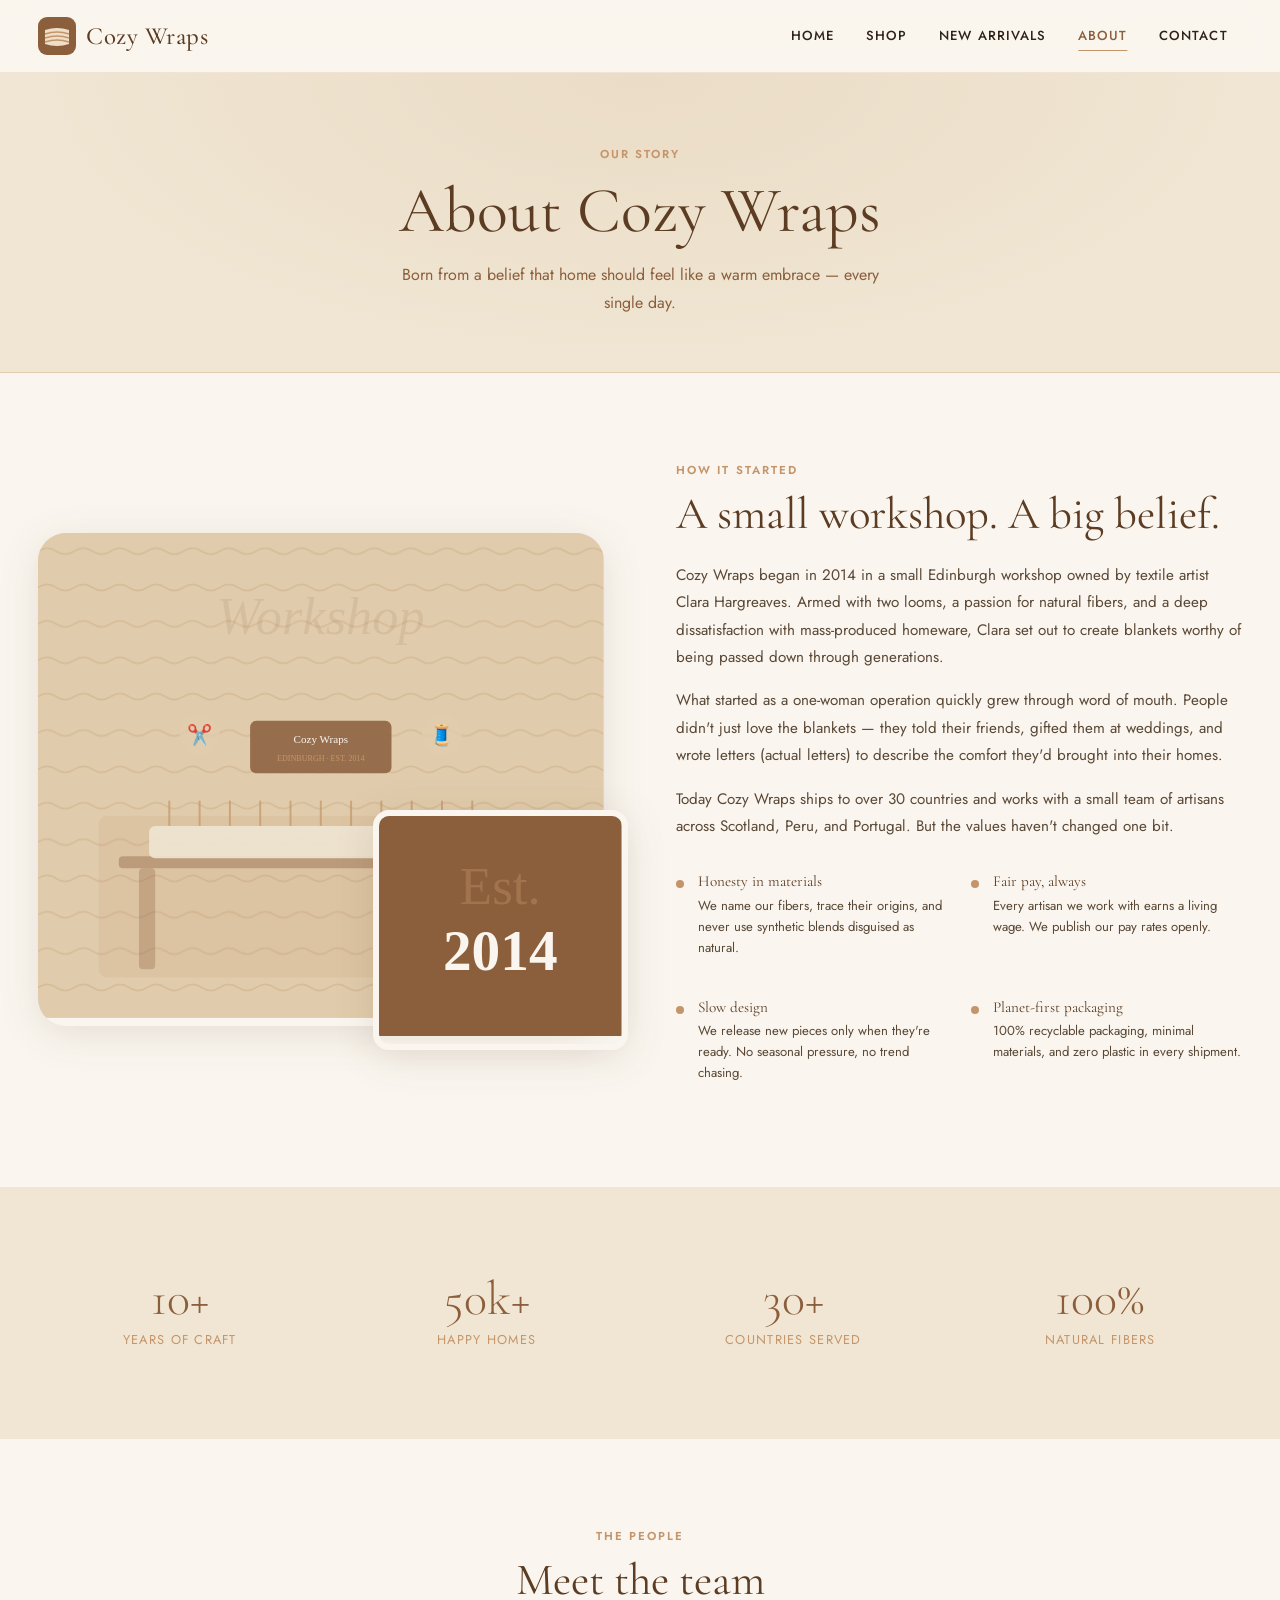
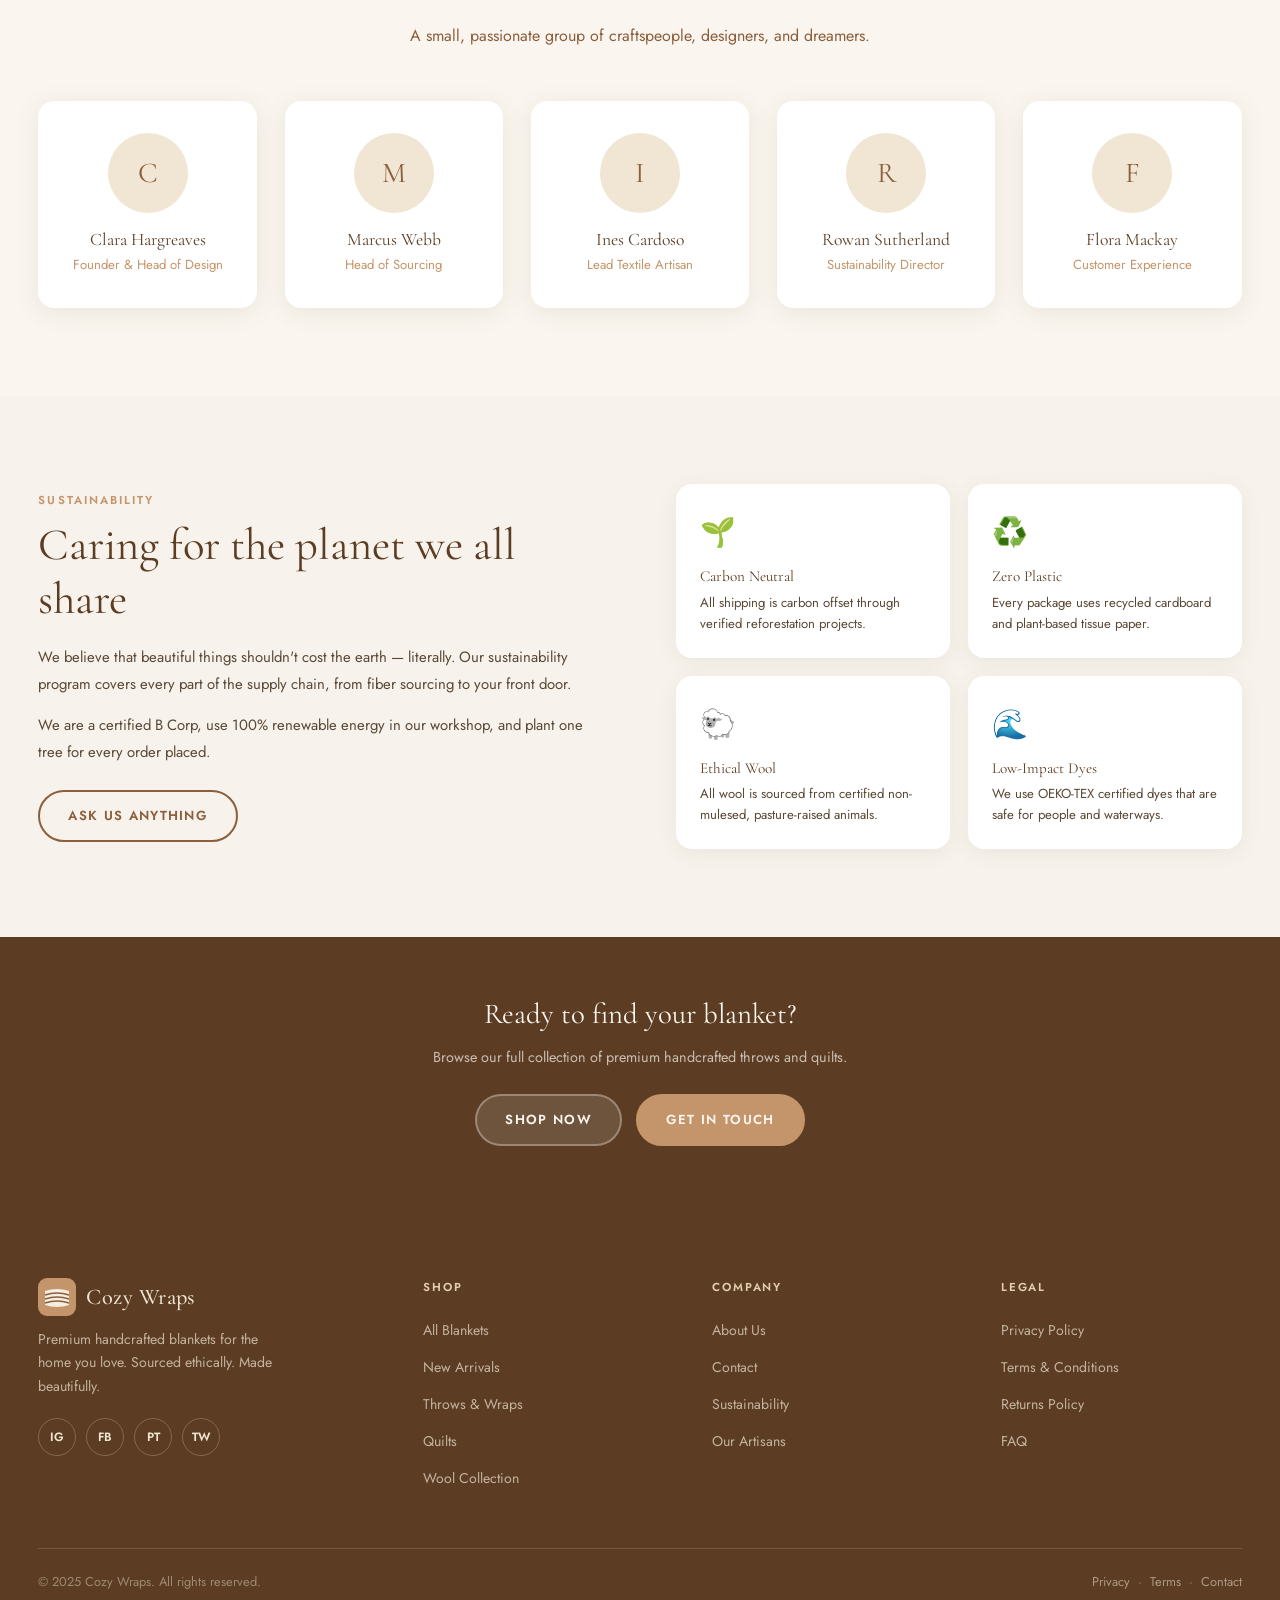
<file: about.html>
<!DOCTYPE html>
<html lang="en">
<head>
  <meta charset="UTF-8"/>
  <meta name="viewport" content="width=device-width, initial-scale=1.0"/>
  <title>About Us — Cozy Wraps</title>
  <meta name="description" content="The story behind Cozy Wraps — handcrafted blankets born from a love of slow, intentional living."/>
  <link rel="icon" type="image/svg+xml" href="favicon.svg"/>
  <link rel="stylesheet" href="style.css"/>
</head>
<body>

<!-- ══ HEADER ══════════════════════════════════════════════ -->
<header class="site-header">
  <div class="container">
    <div class="header-inner">
      <a href="index.html" class="logo" aria-label="Cozy Wraps Home">
        <svg class="logo-icon" viewBox="0 0 38 38" fill="none">
          <rect width="38" height="38" rx="9" fill="#8B5E3C"/>
          <path d="M7 13 Q19 9 31 13 L31 27 Q19 31 7 27 Z" fill="#F5E6D0" opacity="0.95"/>
          <path d="M7 17 Q19 13 31 17" stroke="#C4956A" stroke-width="1.4" fill="none"/>
          <path d="M7 21 Q19 17 31 21" stroke="#C4956A" stroke-width="1.4" fill="none"/>
          <path d="M7 25 Q19 21 31 25" stroke="#C4956A" stroke-width="1.4" fill="none"/>
        </svg>
        <span class="logo-text">Cozy Wraps</span>
      </a>
      <nav class="main-nav" aria-label="Main navigation">
        <a href="index.html"        class="nav-link">Home</a>
        <a href="shop.html"         class="nav-link">Shop</a>
        <a href="new-arrivals.html" class="nav-link">New Arrivals</a>
        <a href="about.html"        class="nav-link">About</a>
        <a href="contact.html"      class="nav-link">Contact</a>
      </nav>
      <button class="hamburger" aria-label="Toggle menu" aria-expanded="false">
        <span></span><span></span><span></span>
      </button>
    </div>
  </div>
  <nav class="mobile-nav" aria-label="Mobile navigation">
    <a href="index.html"        class="nav-link">Home</a>
    <a href="shop.html"         class="nav-link">Shop</a>
    <a href="new-arrivals.html" class="nav-link">New Arrivals</a>
    <a href="about.html"        class="nav-link">About</a>
    <a href="contact.html"      class="nav-link">Contact</a>
  </nav>
</header>

<main>
<!-- ══ BANNER ══════════════════════════════════════════════ -->
<section class="page-banner">
  <div class="container">
    <span class="eyebrow">Our Story</span>
    <h1>About Cozy Wraps</h1>
    <p>Born from a belief that home should feel like a warm embrace — every single day.</p>
  </div>
</section>

<!-- ══ STORY ════════════════════════════════════════════════ -->
<section class="section">
  <div class="container">
    <div class="about-story">
      <div class="about-img-block">
        <div class="about-img-main">
          <svg viewBox="0 0 560 480" xmlns="http://www.w3.org/2000/svg">
            <defs>
              <pattern id="storyPattern" x="0" y="0" width="36" height="36" patternUnits="userSpaceOnUse">
                <rect width="36" height="36" fill="#E2CEAE"/>
                <path d="M0 18 Q9 12 18 18 Q27 24 36 18" stroke="#C4956A" stroke-width="1.6" fill="none" opacity="0.5"/>
              </pattern>
            </defs>
            <rect width="560" height="480" fill="#DCC9A8"/>
            <rect width="560" height="480" fill="url(#storyPattern)" opacity="0.6"/>
            <!-- Workshop scene -->
            <rect x="60" y="280" width="440" height="160" rx="8" fill="#C4956A" opacity="0.15"/>
            <!-- Table -->
            <rect x="80" y="320" width="400" height="12" rx="4" fill="#8B5E3C" opacity="0.4"/>
            <rect x="100" y="332" width="16" height="100" rx="4" fill="#8B5E3C" opacity="0.3"/>
            <rect x="444" y="332" width="16" height="100" rx="4" fill="#8B5E3C" opacity="0.3"/>
            <!-- Blanket on table -->
            <rect x="110" y="290" width="340" height="32" rx="6" fill="#F0E6D3" opacity="0.9"/>
            <line x1="130" y1="290" x2="130" y2="265" stroke="#C4956A" stroke-width="2" opacity="0.7"/>
            <line x1="160" y1="290" x2="160" y2="265" stroke="#C4956A" stroke-width="2" opacity="0.7"/>
            <line x1="190" y1="290" x2="190" y2="265" stroke="#C4956A" stroke-width="2" opacity="0.7"/>
            <line x1="220" y1="290" x2="220" y2="265" stroke="#C4956A" stroke-width="2" opacity="0.7"/>
            <line x1="250" y1="290" x2="250" y2="265" stroke="#C4956A" stroke-width="2" opacity="0.7"/>
            <line x1="280" y1="290" x2="280" y2="265" stroke="#C4956A" stroke-width="2" opacity="0.7"/>
            <line x1="310" y1="290" x2="310" y2="265" stroke="#C4956A" stroke-width="2" opacity="0.7"/>
            <line x1="340" y1="290" x2="340" y2="265" stroke="#C4956A" stroke-width="2" opacity="0.7"/>
            <line x1="370" y1="290" x2="370" y2="265" stroke="#C4956A" stroke-width="2" opacity="0.7"/>
            <line x1="400" y1="290" x2="400" y2="265" stroke="#C4956A" stroke-width="2" opacity="0.7"/>
            <line x1="430" y1="290" x2="430" y2="265" stroke="#C4956A" stroke-width="2" opacity="0.7"/>
            <!-- Label -->
            <rect x="210" y="186" width="140" height="52" rx="6" fill="#8B5E3C" opacity="0.85"/>
            <text x="280" y="208" font-family="serif" font-size="11" fill="#FAF6EF" text-anchor="middle">Cozy Wraps</text>
            <text x="280" y="226" font-family="serif" font-size="8" fill="#C4956A" text-anchor="middle">EDINBURGH · EST. 2014</text>
            <!-- Scissors / craft tools -->
            <circle cx="160" cy="200" r="20" fill="#E2CEAE" opacity="0.7"/>
            <text x="160" y="207" font-size="20" text-anchor="middle">✂️</text>
            <circle cx="400" cy="200" r="20" fill="#E2CEAE" opacity="0.7"/>
            <text x="400" y="207" font-size="20" text-anchor="middle">🧵</text>
            <!-- Large decorative title text -->
            <text x="280" y="100" font-family="'Georgia',serif" font-size="52" fill="#8B5E3C" opacity="0.12" text-anchor="middle" font-style="italic">Workshop</text>
          </svg>
        </div>
        <div class="about-img-accent">
          <svg viewBox="0 0 220 200" xmlns="http://www.w3.org/2000/svg">
            <rect width="220" height="200" fill="#8B5E3C"/>
            <text x="110" y="80" font-family="'Georgia',serif" font-size="48" fill="#C4956A" opacity="0.4" text-anchor="middle">Est.</text>
            <text x="110" y="140" font-family="'Georgia',serif" font-size="52" fill="#FAF6EF" text-anchor="middle" font-weight="bold">2014</text>
          </svg>
        </div>
      </div>

      <div class="about-text">
        <span class="eyebrow">How It Started</span>
        <h2>A small workshop. A big belief.</h2>
        <p>Cozy Wraps began in 2014 in a small Edinburgh workshop owned by textile artist Clara Hargreaves. Armed with two looms, a passion for natural fibers, and a deep dissatisfaction with mass-produced homeware, Clara set out to create blankets worthy of being passed down through generations.</p>
        <p>What started as a one-woman operation quickly grew through word of mouth. People didn't just love the blankets — they told their friends, gifted them at weddings, and wrote letters (actual letters) to describe the comfort they'd brought into their homes.</p>
        <p>Today Cozy Wraps ships to over 30 countries and works with a small team of artisans across Scotland, Peru, and Portugal. But the values haven't changed one bit.</p>
        <div class="values-grid">
          <div class="value-item">
            <div class="value-dot"></div>
            <div>
              <h4>Honesty in materials</h4>
              <p>We name our fibers, trace their origins, and never use synthetic blends disguised as natural.</p>
            </div>
          </div>
          <div class="value-item">
            <div class="value-dot"></div>
            <div>
              <h4>Fair pay, always</h4>
              <p>Every artisan we work with earns a living wage. We publish our pay rates openly.</p>
            </div>
          </div>
          <div class="value-item">
            <div class="value-dot"></div>
            <div>
              <h4>Slow design</h4>
              <p>We release new pieces only when they're ready. No seasonal pressure, no trend chasing.</p>
            </div>
          </div>
          <div class="value-item">
            <div class="value-dot"></div>
            <div>
              <h4>Planet-first packaging</h4>
              <p>100% recyclable packaging, minimal materials, and zero plastic in every shipment.</p>
            </div>
          </div>
        </div>
      </div>
    </div>
  </div>
</section>

<!-- ══ STATS ════════════════════════════════════════════════ -->
<section class="section--sm" style="background:var(--parchment);">
  <div class="container">
    <div style="display:grid;grid-template-columns:repeat(4,1fr);gap:24px;text-align:center;" class="stats-grid">
      <div style="padding:28px 20px;">
        <div style="font-family:'Cormorant Garamond',serif;font-size:3rem;color:var(--sienna);font-weight:300;line-height:1;">10+</div>
        <div style="font-size:0.8rem;letter-spacing:0.1em;text-transform:uppercase;color:var(--warm-tan);margin-top:6px;">Years of craft</div>
      </div>
      <div style="padding:28px 20px;">
        <div style="font-family:'Cormorant Garamond',serif;font-size:3rem;color:var(--sienna);font-weight:300;line-height:1;">50k+</div>
        <div style="font-size:0.8rem;letter-spacing:0.1em;text-transform:uppercase;color:var(--warm-tan);margin-top:6px;">Happy homes</div>
      </div>
      <div style="padding:28px 20px;">
        <div style="font-family:'Cormorant Garamond',serif;font-size:3rem;color:var(--sienna);font-weight:300;line-height:1;">30+</div>
        <div style="font-size:0.8rem;letter-spacing:0.1em;text-transform:uppercase;color:var(--warm-tan);margin-top:6px;">Countries served</div>
      </div>
      <div style="padding:28px 20px;">
        <div style="font-family:'Cormorant Garamond',serif;font-size:3rem;color:var(--sienna);font-weight:300;line-height:1;">100%</div>
        <div style="font-size:0.8rem;letter-spacing:0.1em;text-transform:uppercase;color:var(--warm-tan);margin-top:6px;">Natural fibers</div>
      </div>
    </div>
  </div>
</section>

<!-- ══ TEAM ══════════════════════════════════════════════════ -->
<section class="section">
  <div class="container">
    <div class="section-header">
      <span class="eyebrow">The People</span>
      <h2>Meet the team</h2>
      <p>A small, passionate group of craftspeople, designers, and dreamers.</p>
    </div>
    <div class="team-grid">
      <div class="team-card">
        <div class="team-avatar">C</div>
        <h4>Clara Hargreaves</h4>
        <p>Founder &amp; Head of Design</p>
      </div>
      <div class="team-card">
        <div class="team-avatar">M</div>
        <h4>Marcus Webb</h4>
        <p>Head of Sourcing</p>
      </div>
      <div class="team-card">
        <div class="team-avatar">I</div>
        <h4>Ines Cardoso</h4>
        <p>Lead Textile Artisan</p>
      </div>
      <div class="team-card">
        <div class="team-avatar">R</div>
        <h4>Rowan Sutherland</h4>
        <p>Sustainability Director</p>
      </div>
      <div class="team-card">
        <div class="team-avatar">F</div>
        <h4>Flora Mackay</h4>
        <p>Customer Experience</p>
      </div>
    </div>
  </div>
</section>

<!-- ══ SUSTAINABILITY ════════════════════════════════════════ -->
<section class="section" style="background:var(--mist)">
  <div class="container">
    <div style="display:grid;grid-template-columns:1fr 1fr;gap:72px;align-items:center;">
      <div>
        <span class="eyebrow">Sustainability</span>
        <h2 style="margin-bottom:18px">Caring for the planet we all share</h2>
        <p style="font-size:0.93rem;color:#5a4836;line-height:1.8;margin-bottom:14px;">We believe that beautiful things shouldn't cost the earth — literally. Our sustainability program covers every part of the supply chain, from fiber sourcing to your front door.</p>
        <p style="font-size:0.93rem;color:#5a4836;line-height:1.8;margin-bottom:24px;">We are a certified B Corp, use 100% renewable energy in our workshop, and plant one tree for every order placed.</p>
        <a href="contact.html" class="btn btn-outline">Ask Us Anything</a>
      </div>
      <div style="display:grid;grid-template-columns:1fr 1fr;gap:18px;">
        <div style="background:var(--white);border-radius:16px;padding:24px;box-shadow:0 4px 20px rgba(92,61,35,0.08);">
          <div style="font-size:1.8rem;margin-bottom:10px;">🌱</div>
          <h4 style="font-size:0.95rem;margin-bottom:6px;">Carbon Neutral</h4>
          <p style="font-size:0.82rem;color:#5a4836;line-height:1.6;">All shipping is carbon offset through verified reforestation projects.</p>
        </div>
        <div style="background:var(--white);border-radius:16px;padding:24px;box-shadow:0 4px 20px rgba(92,61,35,0.08);">
          <div style="font-size:1.8rem;margin-bottom:10px;">♻️</div>
          <h4 style="font-size:0.95rem;margin-bottom:6px;">Zero Plastic</h4>
          <p style="font-size:0.82rem;color:#5a4836;line-height:1.6;">Every package uses recycled cardboard and plant-based tissue paper.</p>
        </div>
        <div style="background:var(--white);border-radius:16px;padding:24px;box-shadow:0 4px 20px rgba(92,61,35,0.08);">
          <div style="font-size:1.8rem;margin-bottom:10px;">🐑</div>
          <h4 style="font-size:0.95rem;margin-bottom:6px;">Ethical Wool</h4>
          <p style="font-size:0.82rem;color:#5a4836;line-height:1.6;">All wool is sourced from certified non-mulesed, pasture-raised animals.</p>
        </div>
        <div style="background:var(--white);border-radius:16px;padding:24px;box-shadow:0 4px 20px rgba(92,61,35,0.08);">
          <div style="font-size:1.8rem;margin-bottom:10px;">🌊</div>
          <h4 style="font-size:0.95rem;margin-bottom:6px;">Low-Impact Dyes</h4>
          <p style="font-size:0.82rem;color:#5a4836;line-height:1.6;">We use OEKO-TEX certified dyes that are safe for people and waterways.</p>
        </div>
      </div>
    </div>
  </div>
</section>

<!-- ══ CTA ═══════════════════════════════════════════════════ -->
<section class="section--sm" style="background:var(--bark);text-align:center;">
  <div class="container" style="max-width:520px">
    <h2 style="color:var(--cream);margin-bottom:14px;font-size:1.8rem">Ready to find your blanket?</h2>
    <p style="color:rgba(250,246,239,0.7);font-size:0.9rem;margin-bottom:24px;">Browse our full collection of premium handcrafted throws and quilts.</p>
    <div style="display:flex;gap:14px;justify-content:center;flex-wrap:wrap;">
      <a href="shop.html" class="btn btn-ghost">Shop Now</a>
      <a href="contact.html" class="btn" style="background:var(--warm-tan);color:var(--cream);border-color:var(--warm-tan);">Get in Touch</a>
    </div>
  </div>
</section>
</main>

<!-- ══ FOOTER ═══════════════════════════════════════════════ -->
<footer class="site-footer">
  <div class="container">
    <div class="footer-grid">
      <div class="footer-brand">
        <a href="index.html" class="logo">
          <svg class="logo-icon" viewBox="0 0 38 38" fill="none">
            <rect width="38" height="38" rx="9" fill="#C4956A"/>
            <path d="M7 13 Q19 9 31 13 L31 27 Q19 31 7 27 Z" fill="#FAF6EF" opacity="0.9"/>
            <path d="M7 17 Q19 13 31 17" stroke="#8B5E3C" stroke-width="1.4" fill="none"/>
            <path d="M7 21 Q19 17 31 21" stroke="#8B5E3C" stroke-width="1.4" fill="none"/>
            <path d="M7 25 Q19 21 31 25" stroke="#8B5E3C" stroke-width="1.4" fill="none"/>
          </svg>
          <span class="logo-text">Cozy Wraps</span>
        </a>
        <p class="footer-tagline">Premium handcrafted blankets for the home you love. Sourced ethically. Made beautifully.</p>
        <div class="footer-social">
          <a href="contact.html" class="social-btn" aria-label="Instagram">IG</a>
          <a href="contact.html" class="social-btn" aria-label="Facebook">FB</a>
          <a href="contact.html" class="social-btn" aria-label="Pinterest">PT</a>
          <a href="contact.html" class="social-btn" aria-label="Twitter">TW</a>
        </div>
      </div>
      <div>
        <h5 class="footer-col-title">Shop</h5>
        <ul class="footer-links">
          <li><a href="shop.html">All Blankets</a></li>
          <li><a href="new-arrivals.html">New Arrivals</a></li>
          <li><a href="shop.html">Throws &amp; Wraps</a></li>
          <li><a href="shop.html">Quilts</a></li>
          <li><a href="shop.html">Wool Collection</a></li>
        </ul>
      </div>
      <div>
        <h5 class="footer-col-title">Company</h5>
        <ul class="footer-links">
          <li><a href="about.html">About Us</a></li>
          <li><a href="contact.html">Contact</a></li>
          <li><a href="about.html">Sustainability</a></li>
          <li><a href="about.html">Our Artisans</a></li>
        </ul>
      </div>
      <div>
        <h5 class="footer-col-title">Legal</h5>
        <ul class="footer-links">
          <li><a href="privacy.html">Privacy Policy</a></li>
          <li><a href="terms.html">Terms &amp; Conditions</a></li>
          <li><a href="contact.html">Returns Policy</a></li>
          <li><a href="contact.html">FAQ</a></li>
        </ul>
      </div>
    </div>
    <div class="footer-bottom">
      <span>© 2025 Cozy Wraps. All rights reserved.</span>
      <span><a href="privacy.html">Privacy</a> &nbsp;·&nbsp; <a href="terms.html">Terms</a> &nbsp;·&nbsp; <a href="contact.html">Contact</a></span>
    </div>
  </div>
</footer>

<script src="script.js"></script>
</body>
</html>
</file>
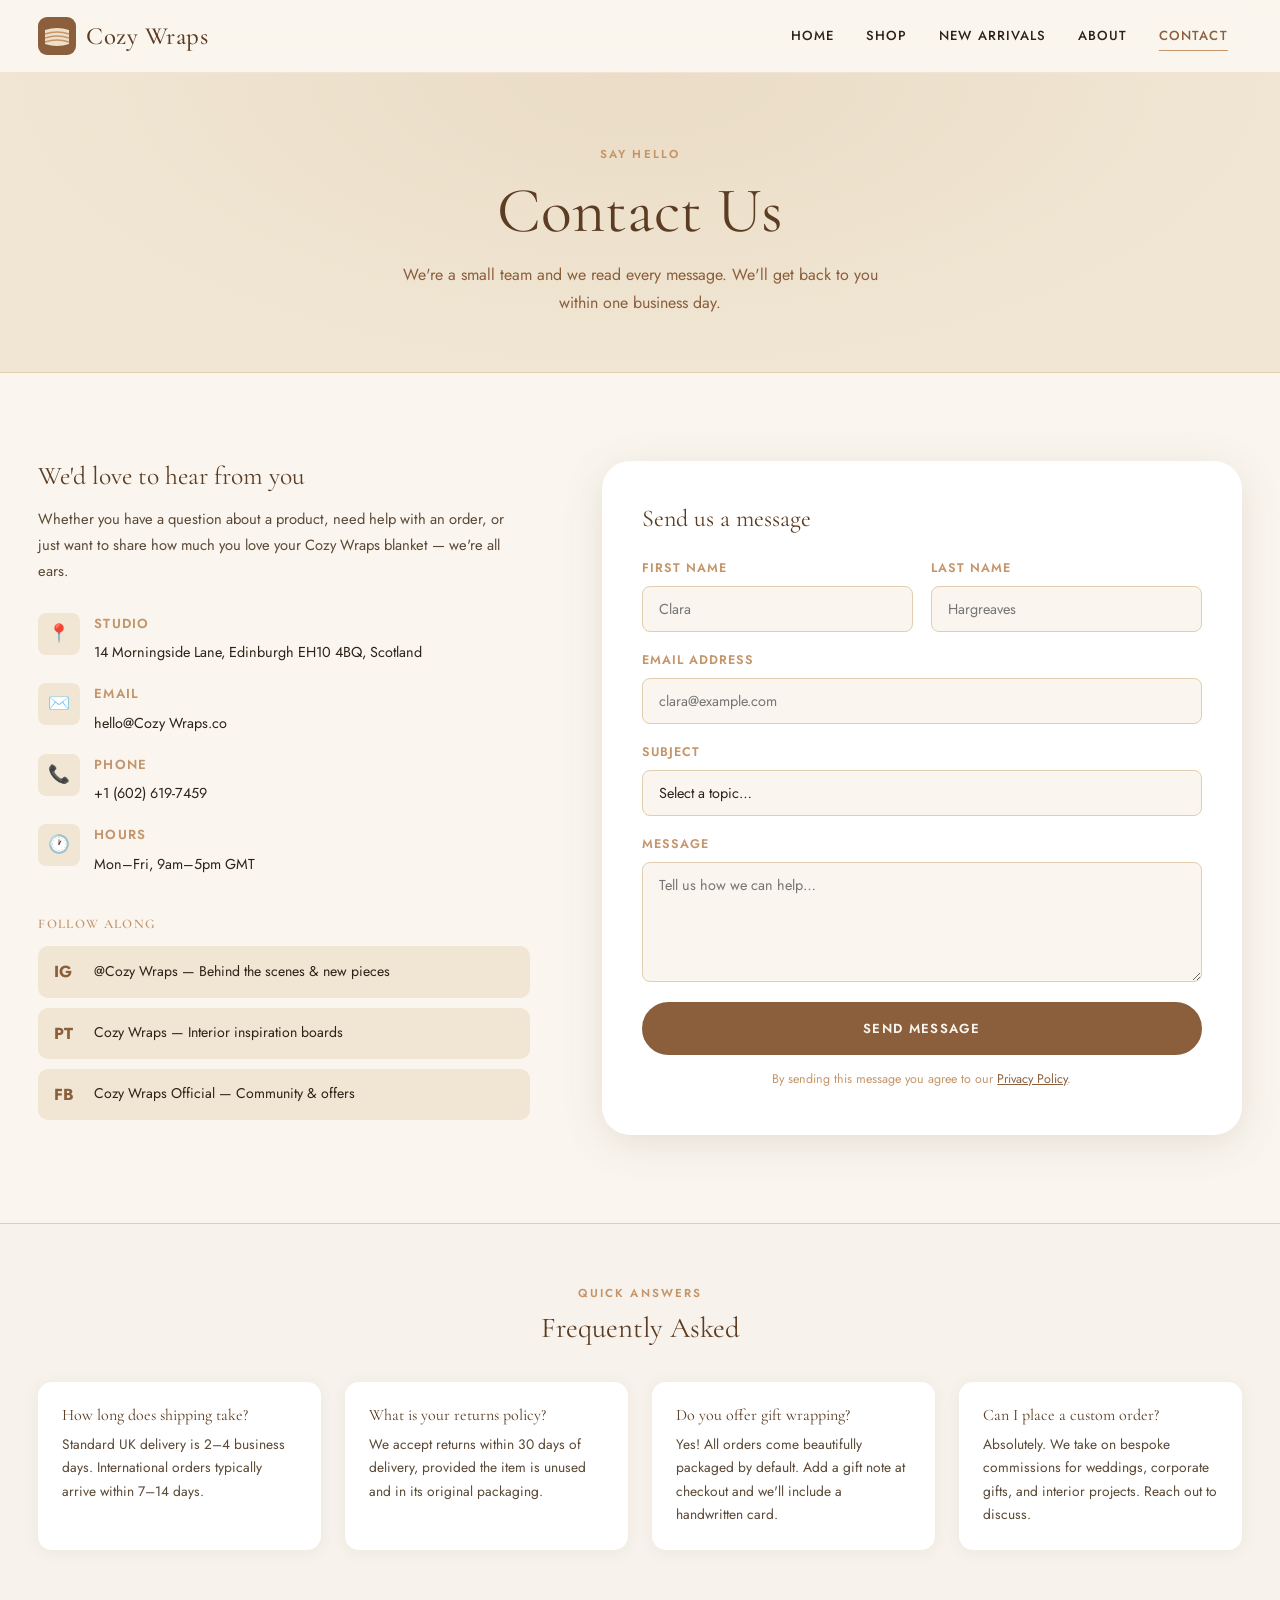
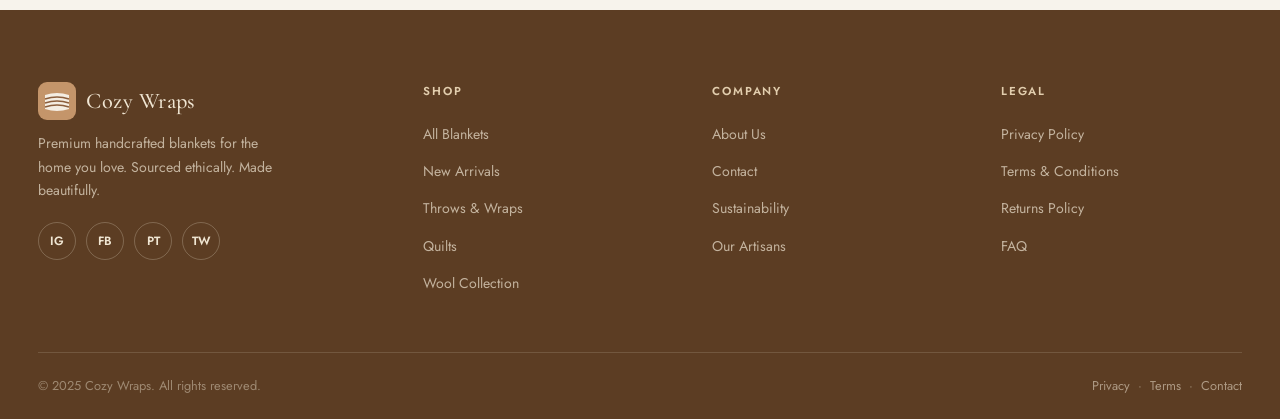
<file: contact.html>
<!DOCTYPE html>
<html lang="en">
<head>
  <meta charset="UTF-8"/>
  <meta name="viewport" content="width=device-width, initial-scale=1.0"/>
  <title>Contact Us — Cozy Wraps</title>
  <meta name="description" content="Get in touch with Cozy Wraps. We'd love to hear from you."/>
  <link rel="icon" type="image/svg+xml" href="favicon.svg"/>
  <link rel="stylesheet" href="style.css"/>
</head>
<body>

<!-- ══ HEADER ══════════════════════════════════════════════ -->
<header class="site-header">
  <div class="container">
    <div class="header-inner">
      <a href="index.html" class="logo" aria-label="Cozy Wraps Home">
        <svg class="logo-icon" viewBox="0 0 38 38" fill="none">
          <rect width="38" height="38" rx="9" fill="#8B5E3C"/>
          <path d="M7 13 Q19 9 31 13 L31 27 Q19 31 7 27 Z" fill="#F5E6D0" opacity="0.95"/>
          <path d="M7 17 Q19 13 31 17" stroke="#C4956A" stroke-width="1.4" fill="none"/>
          <path d="M7 21 Q19 17 31 21" stroke="#C4956A" stroke-width="1.4" fill="none"/>
          <path d="M7 25 Q19 21 31 25" stroke="#C4956A" stroke-width="1.4" fill="none"/>
        </svg>
        <span class="logo-text">Cozy Wraps</span>
      </a>
      <nav class="main-nav" aria-label="Main navigation">
        <a href="index.html"        class="nav-link">Home</a>
        <a href="shop.html"         class="nav-link">Shop</a>
        <a href="new-arrivals.html" class="nav-link">New Arrivals</a>
        <a href="about.html"        class="nav-link">About</a>
        <a href="contact.html"      class="nav-link">Contact</a>
      </nav>
      <button class="hamburger" aria-label="Toggle menu" aria-expanded="false">
        <span></span><span></span><span></span>
      </button>
    </div>
  </div>
  <nav class="mobile-nav" aria-label="Mobile navigation">
    <a href="index.html"        class="nav-link">Home</a>
    <a href="shop.html"         class="nav-link">Shop</a>
    <a href="new-arrivals.html" class="nav-link">New Arrivals</a>
    <a href="about.html"        class="nav-link">About</a>
    <a href="contact.html"      class="nav-link">Contact</a>
  </nav>
</header>

<main>
<!-- ══ BANNER ══════════════════════════════════════════════ -->
<section class="page-banner">
  <div class="container">
    <span class="eyebrow">Say Hello</span>
    <h1>Contact Us</h1>
    <p>We're a small team and we read every message. We'll get back to you within one business day.</p>
  </div>
</section>

<!-- ══ CONTACT LAYOUT ════════════════════════════════════════ -->
<section class="section">
  <div class="container">
    <div class="contact-layout">

      <!-- Info side -->
      <div class="contact-info">
        <h3>We'd love to hear from you</h3>
        <p>Whether you have a question about a product, need help with an order, or just want to share how much you love your Cozy Wraps blanket — we're all ears.</p>

        <div class="contact-items">
          <div class="contact-item">
            <div class="contact-item-icon">📍</div>
            <div class="contact-item-text">
              <strong>Studio</strong>
              <span>14 Morningside Lane, Edinburgh EH10 4BQ, Scotland</span>
            </div>
          </div>
          <div class="contact-item">
            <div class="contact-item-icon">✉️</div>
            <div class="contact-item-text">
              <strong>Email</strong>
              <span>hello@Cozy Wraps.co</span>
            </div>
          </div>
          <div class="contact-item">
            <div class="contact-item-icon">📞</div>
            <div class="contact-item-text">
              <strong>Phone</strong>
              <span>+1 (602) 619-7459</span>
            </div>
          </div>
          <div class="contact-item">
            <div class="contact-item-icon">🕐</div>
            <div class="contact-item-text">
              <strong>Hours</strong>
              <span>Mon–Fri, 9am–5pm GMT</span>
            </div>
          </div>
        </div>

        <!-- Social cards -->
        <div style="margin-top:40px;">
          <h4 style="font-size:0.82rem;font-weight:600;letter-spacing:0.1em;text-transform:uppercase;color:var(--warm-tan);margin-bottom:14px;">Follow Along</h4>
          <div style="display:flex;flex-direction:column;gap:10px;">
            <a href="index.html" style="display:flex;align-items:center;gap:12px;padding:12px 16px;background:var(--parchment);border-radius:10px;transition:background 0.2s;" onmouseenter="this.style.background='var(--sand)'" onmouseleave="this.style.background='var(--parchment)'">
              <span style="font-weight:700;color:var(--sienna);min-width:28px;">IG</span>
              <span style="font-size:0.88rem;color:var(--charcoal);">@Cozy Wraps — Behind the scenes &amp; new pieces</span>
            </a>
            <a href="index.html" style="display:flex;align-items:center;gap:12px;padding:12px 16px;background:var(--parchment);border-radius:10px;transition:background 0.2s;" onmouseenter="this.style.background='var(--sand)'" onmouseleave="this.style.background='var(--parchment)'">
              <span style="font-weight:700;color:var(--sienna);min-width:28px;">PT</span>
              <span style="font-size:0.88rem;color:var(--charcoal);">Cozy Wraps — Interior inspiration boards</span>
            </a>
            <a href="index.html" style="display:flex;align-items:center;gap:12px;padding:12px 16px;background:var(--parchment);border-radius:10px;transition:background 0.2s;" onmouseenter="this.style.background='var(--sand)'" onmouseleave="this.style.background='var(--parchment)'">
              <span style="font-weight:700;color:var(--sienna);min-width:28px;">FB</span>
              <span style="font-size:0.88rem;color:var(--charcoal);">Cozy Wraps Official — Community &amp; offers</span>
            </a>
          </div>
        </div>
      </div>

      <!-- Form side -->
      <div class="contact-form-card">
        <h3 style="margin-bottom:24px;font-size:1.5rem;">Send us a message</h3>

        <form id="contact-form" novalidate>
          <div class="form-grid">
            <div class="form-group">
              <label for="first-name">First Name</label>
              <input type="text" id="first-name" name="first-name" placeholder="Clara" required/>
            </div>
            <div class="form-group">
              <label for="last-name">Last Name</label>
              <input type="text" id="last-name" name="last-name" placeholder="Hargreaves" required/>
            </div>
            <div class="form-group full">
              <label for="email">Email Address</label>
              <input type="email" id="email" name="email" placeholder="clara@example.com" required/>
            </div>
            <div class="form-group full">
              <label for="subject">Subject</label>
              <select id="subject" name="subject">
                <option value="">Select a topic…</option>
                <option value="order">Place an Order</option>
                <option value="product">Product Question</option>
                <option value="returns">Returns &amp; Exchanges</option>
                <option value="wholesale">Wholesale Enquiry</option>
                <option value="press">Press &amp; Media</option>
                <option value="other">Something Else</option>
              </select>
            </div>
            <div class="form-group full">
              <label for="message">Message</label>
              <textarea id="message" name="message" placeholder="Tell us how we can help…" required></textarea>
            </div>
          </div>
          <div style="margin-top:20px;">
            <button type="submit" class="btn btn-primary" style="width:100%;padding:15px;">Send Message</button>
          </div>
          <p style="font-size:0.78rem;color:var(--warm-tan);text-align:center;margin-top:14px;">By sending this message you agree to our <a href="privacy.html" style="color:var(--sienna);text-decoration:underline;">Privacy Policy</a>.</p>
        </form>

        <div class="form-success" id="form-success">
          <div class="ok-icon">✅</div>
          <h4>Message received!</h4>
          <p>Thank you for reaching out. One of our team will reply within one business day.</p>
          <a href="shop.html" class="btn btn-outline" style="margin-top:16px;">Browse the Shop</a>
        </div>
      </div>

    </div>
  </div>
</section>

<!-- ══ FAQ STRIP ════════════════════════════════════════════ -->
<section class="section--sm" style="background:var(--mist);border-top:1px solid var(--sand);">
  <div class="container">
    <div class="section-header" style="margin-bottom:36px;">
      <span class="eyebrow">Quick Answers</span>
      <h2 style="font-size:1.8rem;">Frequently Asked</h2>
    </div>
    <div style="display:grid;grid-template-columns:repeat(auto-fit,minmax(280px,1fr));gap:24px;">
      <div style="background:var(--white);border-radius:14px;padding:24px;box-shadow:0 2px 16px rgba(92,61,35,0.07);">
        <h4 style="margin-bottom:8px;font-size:1rem;">How long does shipping take?</h4>
        <p style="font-size:0.86rem;color:#5a4836;line-height:1.7;">Standard UK delivery is 2–4 business days. International orders typically arrive within 7–14 days.</p>
      </div>
      <div style="background:var(--white);border-radius:14px;padding:24px;box-shadow:0 2px 16px rgba(92,61,35,0.07);">
        <h4 style="margin-bottom:8px;font-size:1rem;">What is your returns policy?</h4>
        <p style="font-size:0.86rem;color:#5a4836;line-height:1.7;">We accept returns within 30 days of delivery, provided the item is unused and in its original packaging.</p>
      </div>
      <div style="background:var(--white);border-radius:14px;padding:24px;box-shadow:0 2px 16px rgba(92,61,35,0.07);">
        <h4 style="margin-bottom:8px;font-size:1rem;">Do you offer gift wrapping?</h4>
        <p style="font-size:0.86rem;color:#5a4836;line-height:1.7;">Yes! All orders come beautifully packaged by default. Add a gift note at checkout and we'll include a handwritten card.</p>
      </div>
      <div style="background:var(--white);border-radius:14px;padding:24px;box-shadow:0 2px 16px rgba(92,61,35,0.07);">
        <h4 style="margin-bottom:8px;font-size:1rem;">Can I place a custom order?</h4>
        <p style="font-size:0.86rem;color:#5a4836;line-height:1.7;">Absolutely. We take on bespoke commissions for weddings, corporate gifts, and interior projects. Reach out to discuss.</p>
      </div>
    </div>
  </div>
</section>
</main>

<!-- ══ FOOTER ═══════════════════════════════════════════════ -->
<footer class="site-footer">
  <div class="container">
    <div class="footer-grid">
      <div class="footer-brand">
        <a href="index.html" class="logo">
          <svg class="logo-icon" viewBox="0 0 38 38" fill="none">
            <rect width="38" height="38" rx="9" fill="#C4956A"/>
            <path d="M7 13 Q19 9 31 13 L31 27 Q19 31 7 27 Z" fill="#FAF6EF" opacity="0.9"/>
            <path d="M7 17 Q19 13 31 17" stroke="#8B5E3C" stroke-width="1.4" fill="none"/>
            <path d="M7 21 Q19 17 31 21" stroke="#8B5E3C" stroke-width="1.4" fill="none"/>
            <path d="M7 25 Q19 21 31 25" stroke="#8B5E3C" stroke-width="1.4" fill="none"/>
          </svg>
          <span class="logo-text">Cozy Wraps</span>
        </a>
        <p class="footer-tagline">Premium handcrafted blankets for the home you love. Sourced ethically. Made beautifully.</p>
        <div class="footer-social">
          <a href="contact.html" class="social-btn" aria-label="Instagram">IG</a>
          <a href="contact.html" class="social-btn" aria-label="Facebook">FB</a>
          <a href="contact.html" class="social-btn" aria-label="Pinterest">PT</a>
          <a href="contact.html" class="social-btn" aria-label="Twitter">TW</a>
        </div>
      </div>
      <div>
        <h5 class="footer-col-title">Shop</h5>
        <ul class="footer-links">
          <li><a href="shop.html">All Blankets</a></li>
          <li><a href="new-arrivals.html">New Arrivals</a></li>
          <li><a href="shop.html">Throws &amp; Wraps</a></li>
          <li><a href="shop.html">Quilts</a></li>
          <li><a href="shop.html">Wool Collection</a></li>
        </ul>
      </div>
      <div>
        <h5 class="footer-col-title">Company</h5>
        <ul class="footer-links">
          <li><a href="about.html">About Us</a></li>
          <li><a href="contact.html">Contact</a></li>
          <li><a href="about.html">Sustainability</a></li>
          <li><a href="about.html">Our Artisans</a></li>
        </ul>
      </div>
      <div>
        <h5 class="footer-col-title">Legal</h5>
        <ul class="footer-links">
          <li><a href="privacy.html">Privacy Policy</a></li>
          <li><a href="terms.html">Terms &amp; Conditions</a></li>
          <li><a href="contact.html">Returns Policy</a></li>
          <li><a href="contact.html">FAQ</a></li>
        </ul>
      </div>
    </div>
    <div class="footer-bottom">
      <span>© 2025 Cozy Wraps. All rights reserved.</span>
      <span><a href="privacy.html">Privacy</a> &nbsp;·&nbsp; <a href="terms.html">Terms</a> &nbsp;·&nbsp; <a href="contact.html">Contact</a></span>
    </div>
  </div>
</footer>

<script src="script.js"></script>
</body>
</html>
</file>
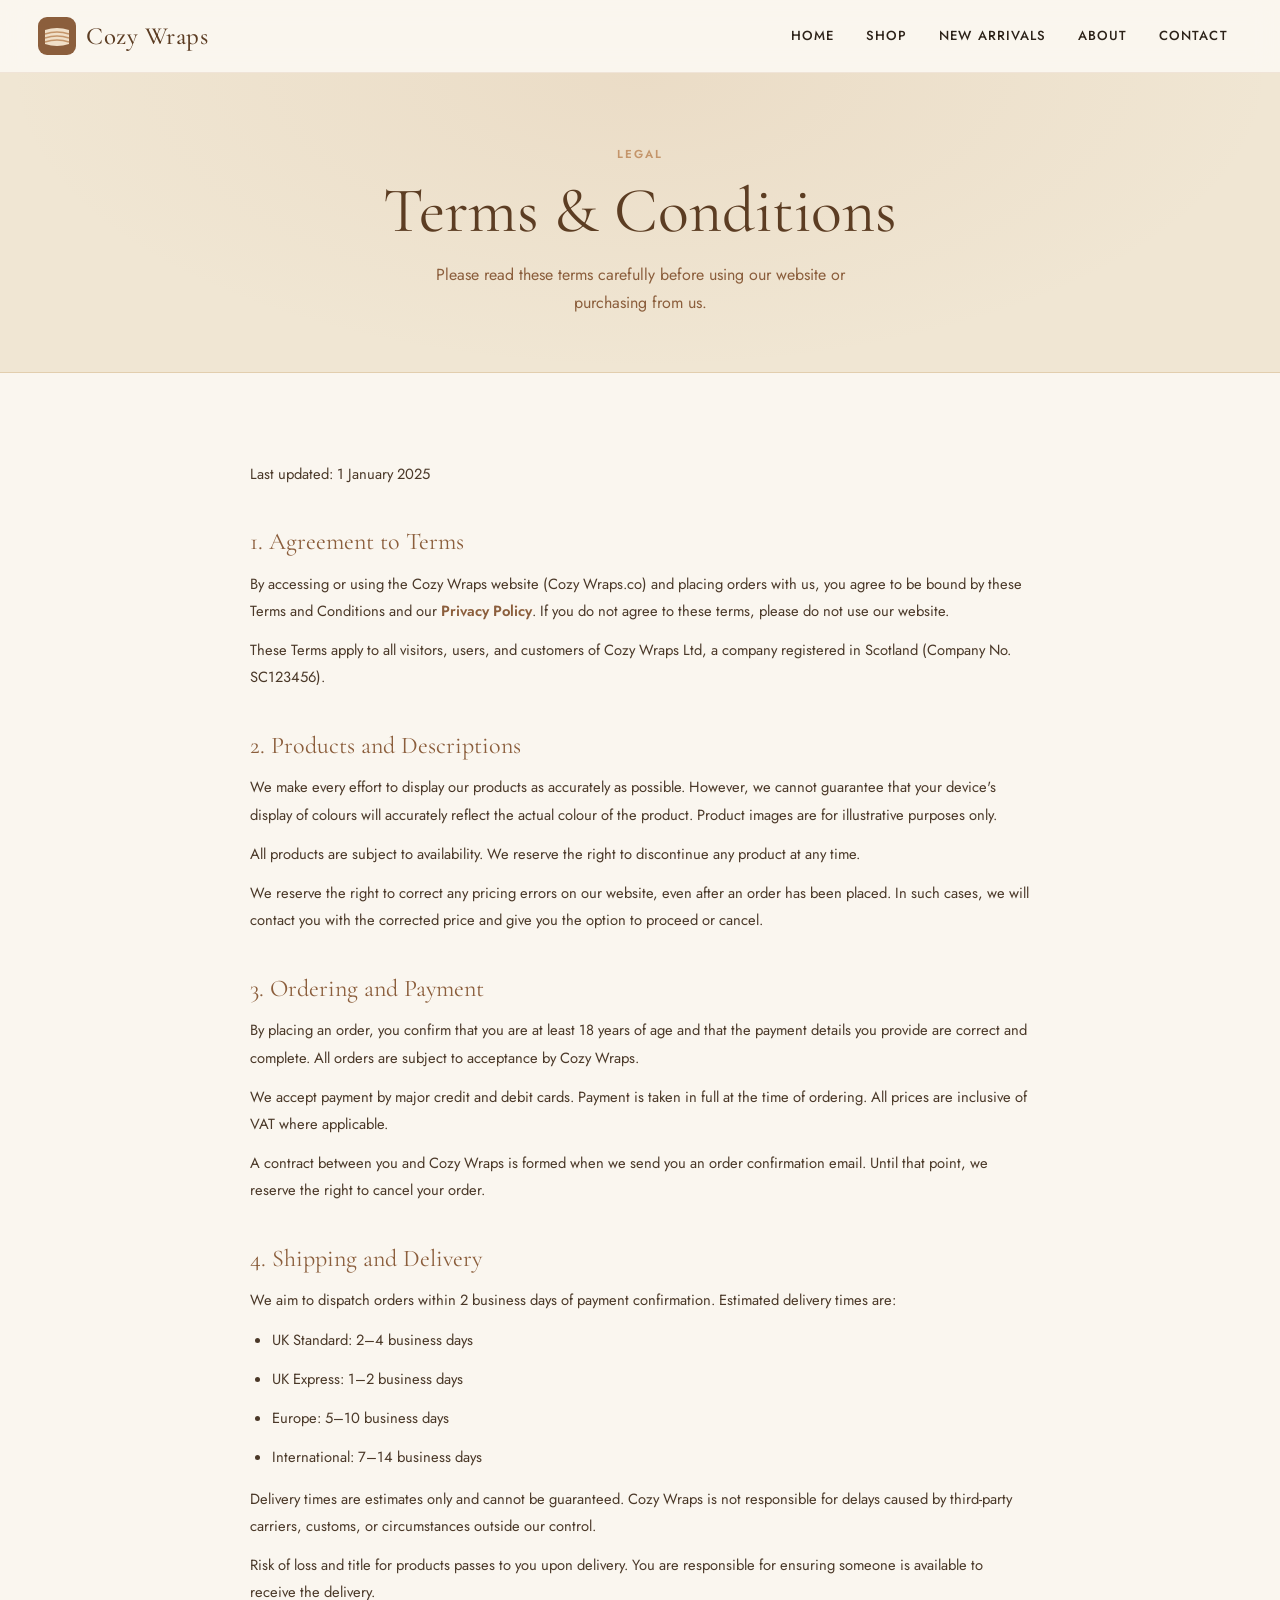
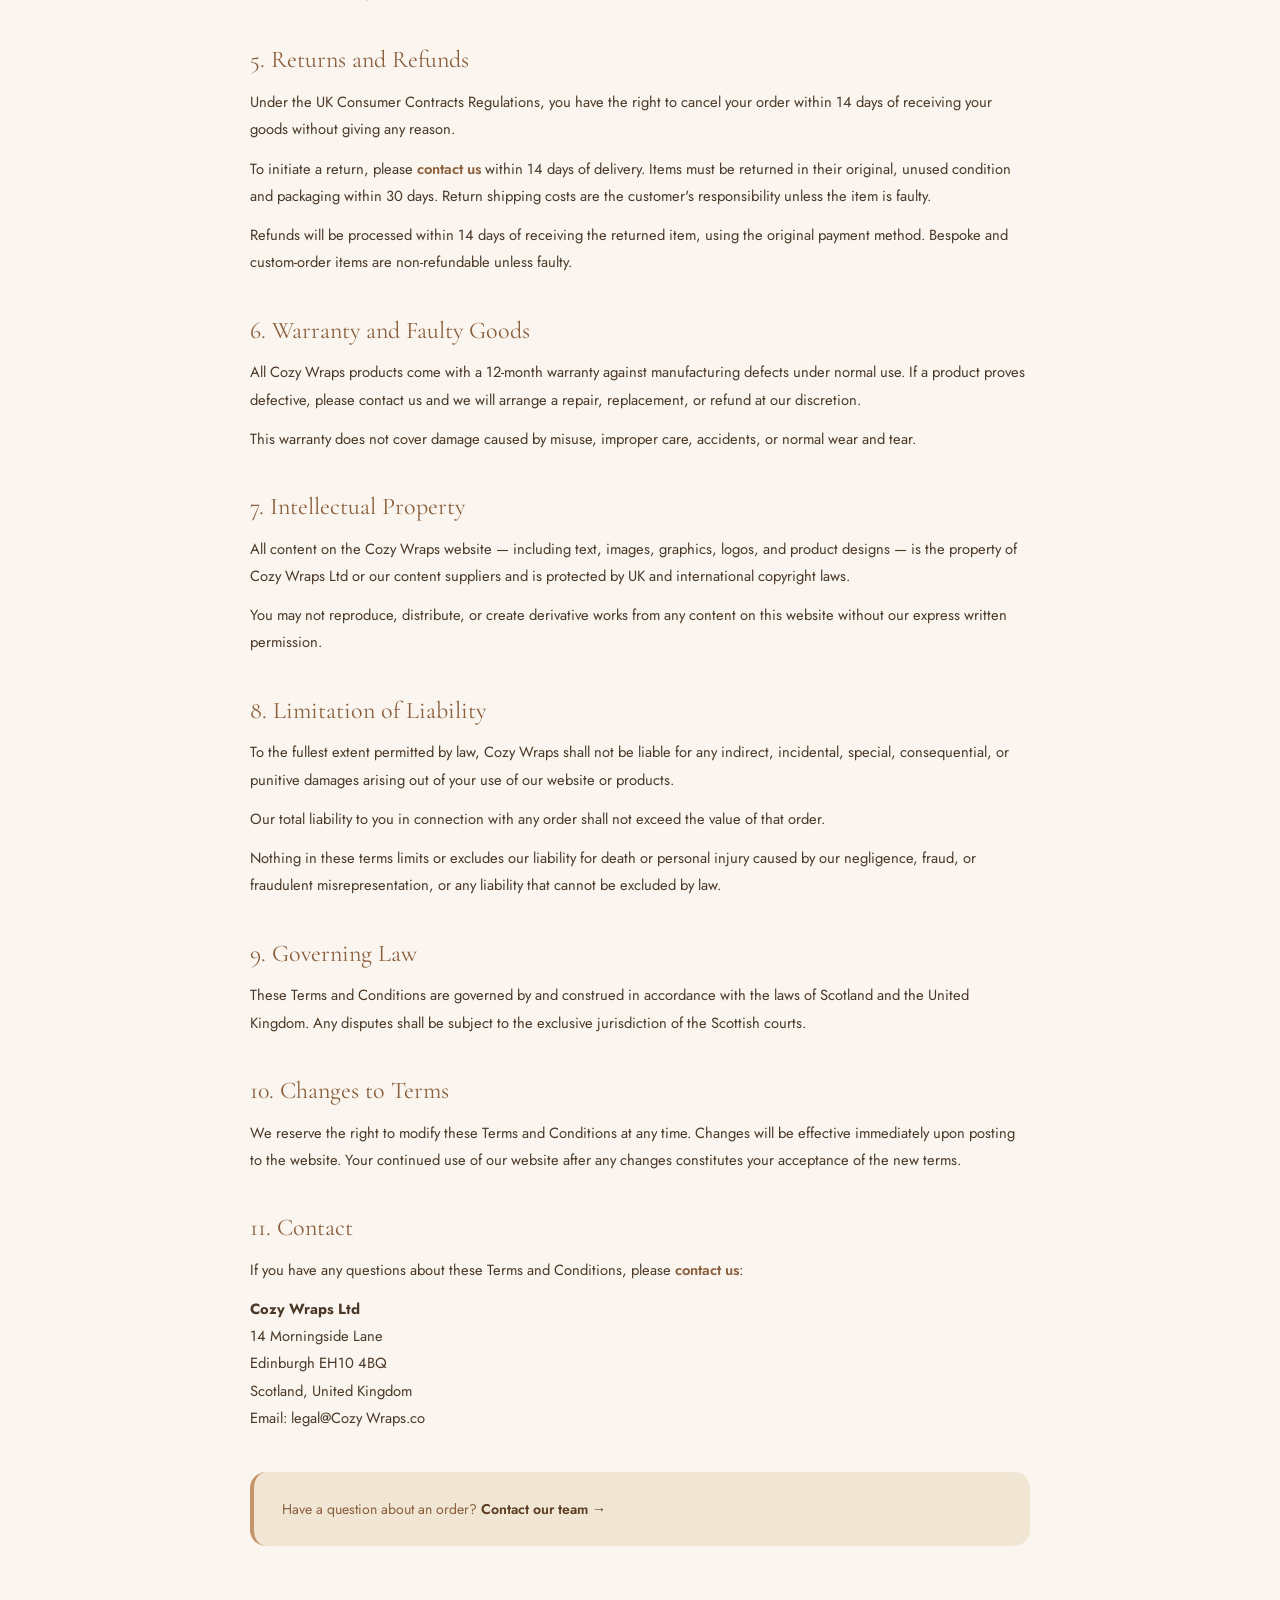
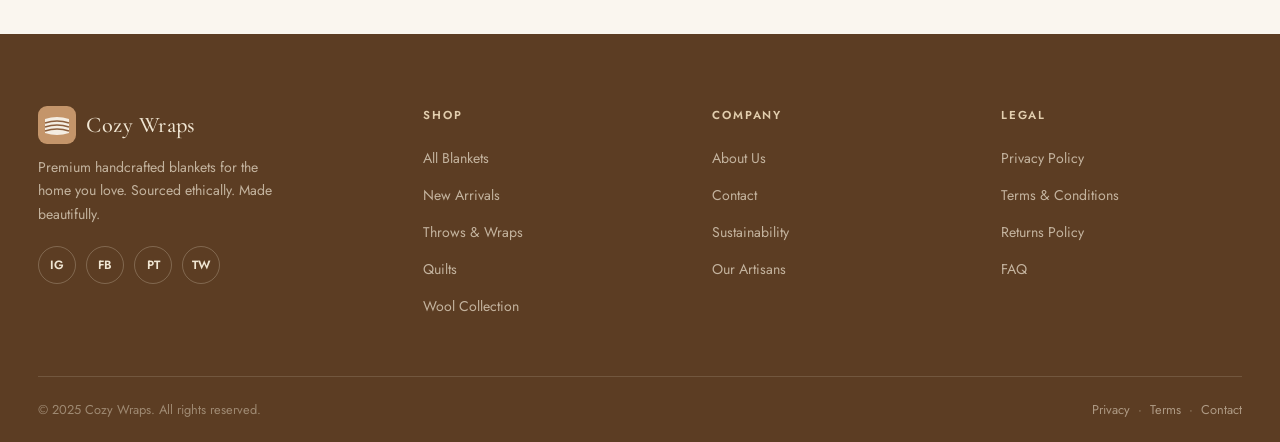
<file: terms.html>
<!DOCTYPE html>
<html lang="en">
<head>
  <meta charset="UTF-8"/>
  <meta name="viewport" content="width=device-width, initial-scale=1.0"/>
  <title>Terms &amp; Conditions — Cozy Wraps</title>
  <meta name="description" content="Cozy Wraps Terms and Conditions — the rules governing your use of our website and services."/>
  <link rel="icon" type="image/svg+xml" href="favicon.svg"/>
  <link rel="stylesheet" href="style.css"/>
</head>
<body>

<!-- ══ HEADER ══════════════════════════════════════════════ -->
<header class="site-header">
  <div class="container">
    <div class="header-inner">
      <a href="index.html" class="logo" aria-label="Cozy Wraps Home">
        <svg class="logo-icon" viewBox="0 0 38 38" fill="none">
          <rect width="38" height="38" rx="9" fill="#8B5E3C"/>
          <path d="M7 13 Q19 9 31 13 L31 27 Q19 31 7 27 Z" fill="#F5E6D0" opacity="0.95"/>
          <path d="M7 17 Q19 13 31 17" stroke="#C4956A" stroke-width="1.4" fill="none"/>
          <path d="M7 21 Q19 17 31 21" stroke="#C4956A" stroke-width="1.4" fill="none"/>
          <path d="M7 25 Q19 21 31 25" stroke="#C4956A" stroke-width="1.4" fill="none"/>
        </svg>
        <span class="logo-text">Cozy Wraps</span>
      </a>
      <nav class="main-nav" aria-label="Main navigation">
        <a href="index.html"        class="nav-link">Home</a>
        <a href="shop.html"         class="nav-link">Shop</a>
        <a href="new-arrivals.html" class="nav-link">New Arrivals</a>
        <a href="about.html"        class="nav-link">About</a>
        <a href="contact.html"      class="nav-link">Contact</a>
      </nav>
      <button class="hamburger" aria-label="Toggle menu" aria-expanded="false">
        <span></span><span></span><span></span>
      </button>
    </div>
  </div>
  <nav class="mobile-nav" aria-label="Mobile navigation">
    <a href="index.html"        class="nav-link">Home</a>
    <a href="shop.html"         class="nav-link">Shop</a>
    <a href="new-arrivals.html" class="nav-link">New Arrivals</a>
    <a href="about.html"        class="nav-link">About</a>
    <a href="contact.html"      class="nav-link">Contact</a>
  </nav>
</header>

<main>
<section class="page-banner">
  <div class="container">
    <span class="eyebrow">Legal</span>
    <h1>Terms &amp; Conditions</h1>
    <p>Please read these terms carefully before using our website or purchasing from us.</p>
  </div>
</section>

<section class="section">
  <div class="container">
    <div class="policy-content">
      <p class="policy-date">Last updated: 1 January 2025</p>

      <h2>1. Agreement to Terms</h2>
      <p>By accessing or using the Cozy Wraps website (Cozy Wraps.co) and placing orders with us, you agree to be bound by these Terms and Conditions and our <a href="privacy.html" style="color:var(--sienna);font-weight:600;">Privacy Policy</a>. If you do not agree to these terms, please do not use our website.</p>
      <p>These Terms apply to all visitors, users, and customers of Cozy Wraps Ltd, a company registered in Scotland (Company No. SC123456).</p>

      <h2>2. Products and Descriptions</h2>
      <p>We make every effort to display our products as accurately as possible. However, we cannot guarantee that your device's display of colours will accurately reflect the actual colour of the product. Product images are for illustrative purposes only.</p>
      <p>All products are subject to availability. We reserve the right to discontinue any product at any time.</p>
      <p>We reserve the right to correct any pricing errors on our website, even after an order has been placed. In such cases, we will contact you with the corrected price and give you the option to proceed or cancel.</p>

      <h2>3. Ordering and Payment</h2>
      <p>By placing an order, you confirm that you are at least 18 years of age and that the payment details you provide are correct and complete. All orders are subject to acceptance by Cozy Wraps.</p>
      <p>We accept payment by major credit and debit cards. Payment is taken in full at the time of ordering. All prices are inclusive of VAT where applicable.</p>
      <p>A contract between you and Cozy Wraps is formed when we send you an order confirmation email. Until that point, we reserve the right to cancel your order.</p>

      <h2>4. Shipping and Delivery</h2>
      <p>We aim to dispatch orders within 2 business days of payment confirmation. Estimated delivery times are:</p>
      <ul>
        <li>UK Standard: 2–4 business days</li>
        <li>UK Express: 1–2 business days</li>
        <li>Europe: 5–10 business days</li>
        <li>International: 7–14 business days</li>
      </ul>
      <p>Delivery times are estimates only and cannot be guaranteed. Cozy Wraps is not responsible for delays caused by third-party carriers, customs, or circumstances outside our control.</p>
      <p>Risk of loss and title for products passes to you upon delivery. You are responsible for ensuring someone is available to receive the delivery.</p>

      <h2>5. Returns and Refunds</h2>
      <p>Under the UK Consumer Contracts Regulations, you have the right to cancel your order within 14 days of receiving your goods without giving any reason.</p>
      <p>To initiate a return, please <a href="contact.html" style="color:var(--sienna);font-weight:600;">contact us</a> within 14 days of delivery. Items must be returned in their original, unused condition and packaging within 30 days. Return shipping costs are the customer's responsibility unless the item is faulty.</p>
      <p>Refunds will be processed within 14 days of receiving the returned item, using the original payment method. Bespoke and custom-order items are non-refundable unless faulty.</p>

      <h2>6. Warranty and Faulty Goods</h2>
      <p>All Cozy Wraps products come with a 12-month warranty against manufacturing defects under normal use. If a product proves defective, please contact us and we will arrange a repair, replacement, or refund at our discretion.</p>
      <p>This warranty does not cover damage caused by misuse, improper care, accidents, or normal wear and tear.</p>

      <h2>7. Intellectual Property</h2>
      <p>All content on the Cozy Wraps website — including text, images, graphics, logos, and product designs — is the property of Cozy Wraps Ltd or our content suppliers and is protected by UK and international copyright laws.</p>
      <p>You may not reproduce, distribute, or create derivative works from any content on this website without our express written permission.</p>

      <h2>8. Limitation of Liability</h2>
      <p>To the fullest extent permitted by law, Cozy Wraps shall not be liable for any indirect, incidental, special, consequential, or punitive damages arising out of your use of our website or products.</p>
      <p>Our total liability to you in connection with any order shall not exceed the value of that order.</p>
      <p>Nothing in these terms limits or excludes our liability for death or personal injury caused by our negligence, fraud, or fraudulent misrepresentation, or any liability that cannot be excluded by law.</p>

      <h2>9. Governing Law</h2>
      <p>These Terms and Conditions are governed by and construed in accordance with the laws of Scotland and the United Kingdom. Any disputes shall be subject to the exclusive jurisdiction of the Scottish courts.</p>

      <h2>10. Changes to Terms</h2>
      <p>We reserve the right to modify these Terms and Conditions at any time. Changes will be effective immediately upon posting to the website. Your continued use of our website after any changes constitutes your acceptance of the new terms.</p>

      <h2>11. Contact</h2>
      <p>If you have any questions about these Terms and Conditions, please <a href="contact.html" style="color:var(--sienna);font-weight:600;">contact us</a>:</p>
      <p><strong>Cozy Wraps Ltd</strong><br/>14 Morningside Lane<br/>Edinburgh EH10 4BQ<br/>Scotland, United Kingdom<br/>Email: legal@Cozy Wraps.co</p>

      <div style="margin-top:40px;padding:24px 28px;background:var(--parchment);border-radius:var(--radius-md);border-left:4px solid var(--warm-tan);">
        <p style="margin:0;font-size:0.88rem;color:var(--sienna);">
          Have a question about an order?
          <a href="contact.html" style="color:var(--bark);font-weight:600;"> Contact our team →</a>
        </p>
      </div>
    </div>
  </div>
</section>
</main>

<!-- ══ FOOTER ═══════════════════════════════════════════════ -->
<footer class="site-footer">
  <div class="container">
    <div class="footer-grid">
      <div class="footer-brand">
        <a href="index.html" class="logo">
          <svg class="logo-icon" viewBox="0 0 38 38" fill="none">
            <rect width="38" height="38" rx="9" fill="#C4956A"/>
            <path d="M7 13 Q19 9 31 13 L31 27 Q19 31 7 27 Z" fill="#FAF6EF" opacity="0.9"/>
            <path d="M7 17 Q19 13 31 17" stroke="#8B5E3C" stroke-width="1.4" fill="none"/>
            <path d="M7 21 Q19 17 31 21" stroke="#8B5E3C" stroke-width="1.4" fill="none"/>
            <path d="M7 25 Q19 21 31 25" stroke="#8B5E3C" stroke-width="1.4" fill="none"/>
          </svg>
          <span class="logo-text">Cozy Wraps</span>
        </a>
        <p class="footer-tagline">Premium handcrafted blankets for the home you love. Sourced ethically. Made beautifully.</p>
        <div class="footer-social">
          <a href="contact.html" class="social-btn" aria-label="Instagram">IG</a>
          <a href="contact.html" class="social-btn" aria-label="Facebook">FB</a>
          <a href="contact.html" class="social-btn" aria-label="Pinterest">PT</a>
          <a href="contact.html" class="social-btn" aria-label="Twitter">TW</a>
        </div>
      </div>
      <div>
        <h5 class="footer-col-title">Shop</h5>
        <ul class="footer-links">
          <li><a href="shop.html">All Blankets</a></li>
          <li><a href="new-arrivals.html">New Arrivals</a></li>
          <li><a href="shop.html">Throws &amp; Wraps</a></li>
          <li><a href="shop.html">Quilts</a></li>
          <li><a href="shop.html">Wool Collection</a></li>
        </ul>
      </div>
      <div>
        <h5 class="footer-col-title">Company</h5>
        <ul class="footer-links">
          <li><a href="about.html">About Us</a></li>
          <li><a href="contact.html">Contact</a></li>
          <li><a href="about.html">Sustainability</a></li>
          <li><a href="about.html">Our Artisans</a></li>
        </ul>
      </div>
      <div>
        <h5 class="footer-col-title">Legal</h5>
        <ul class="footer-links">
          <li><a href="privacy.html">Privacy Policy</a></li>
          <li><a href="terms.html">Terms &amp; Conditions</a></li>
          <li><a href="contact.html">Returns Policy</a></li>
          <li><a href="contact.html">FAQ</a></li>
        </ul>
      </div>
    </div>
    <div class="footer-bottom">
      <span>© 2025 Cozy Wraps. All rights reserved.</span>
      <span><a href="privacy.html">Privacy</a> &nbsp;·&nbsp; <a href="terms.html">Terms</a> &nbsp;·&nbsp; <a href="contact.html">Contact</a></span>
    </div>
  </div>
</footer>

<script src="script.js"></script>
</body>
</html>
</file>
<file: style.css>
/* ============================================================
   Cozy Wraps — BLANKET STORE
   style.css — Global Stylesheet
   ============================================================ */

/* ── 1. VARIABLES & RESET ───────────────────────────────── */
@import url('https://fonts.googleapis.com/css2?family=Cormorant+Garamond:ital,wght@0,300;0,400;0,500;0,600;1,300;1,400&family=Jost:wght@300;400;500;600&display=swap');

:root {
  --cream:       #FAF6EF;
  --parchment:   #F0E6D3;
  --sand:        #E2CEAE;
  --warm-tan:    #C4956A;
  --sienna:      #8B5E3C;
  --bark:        #5C3D23;
  --charcoal:    #2C2218;
  --mist:        #F7F3EC;
  --white:       #FFFFFF;
  --shadow-soft: 0 4px 24px rgba(92,61,35,0.10);
  --shadow-card: 0 8px 40px rgba(92,61,35,0.13);
  --radius-sm:   8px;
  --radius-md:   16px;
  --radius-lg:   28px;
  --transition:  0.28s cubic-bezier(0.4,0,0.2,1);
  --font-display:'Cormorant Garamond', Georgia, serif;
  --font-body:   'Jost', sans-serif;
}

*, *::before, *::after { box-sizing: border-box; margin: 0; padding: 0; }

html { scroll-behavior: smooth; font-size: 16px; }

body {
  font-family: var(--font-body);
  background-color: var(--cream);
  color: var(--charcoal);
  line-height: 1.7;
  min-height: 100vh;
  display: flex;
  flex-direction: column;
  overflow-x: hidden;
}

img { display: block; max-width: 100%; }
a  { text-decoration: none; color: inherit; }
ul { list-style: none; }
button { cursor: pointer; border: none; background: none; font-family: var(--font-body); }

/* ── 2. TYPOGRAPHY ──────────────────────────────────────── */
h1, h2, h3, h4 {
  font-family: var(--font-display);
  font-weight: 400;
  line-height: 1.2;
  color: var(--bark);
}

h1 { font-size: clamp(2.4rem, 5vw, 4rem); }
h2 { font-size: clamp(1.8rem, 3.5vw, 2.8rem); }
h3 { font-size: clamp(1.3rem, 2vw, 1.7rem); }
h4 { font-size: 1.1rem; }

.eyebrow {
  font-family: var(--font-body);
  font-size: 0.72rem;
  font-weight: 600;
  letter-spacing: 0.18em;
  text-transform: uppercase;
  color: var(--warm-tan);
  display: block;
  margin-bottom: 0.5rem;
}

/* ── 3. LAYOUT HELPERS ──────────────────────────────────── */
.container {
  width: min(1220px, 94%);
  margin: 0 auto;
}

.section {
  padding: 88px 0;
}

.section--sm { padding: 60px 0; }

.flex-center {
  display: flex;
  align-items: center;
  justify-content: center;
}

/* ── 4. HEADER / NAV ────────────────────────────────────── */
.site-header {
  position: sticky;
  top: 0;
  z-index: 900;
  background: rgba(250, 246, 239, 0.94);
  backdrop-filter: blur(14px);
  -webkit-backdrop-filter: blur(14px);
  border-bottom: 1px solid rgba(196,149,106,0.18);
  transition: box-shadow var(--transition);
}

.site-header.scrolled { box-shadow: var(--shadow-soft); }

.header-inner {
  display: flex;
  align-items: center;
  justify-content: space-between;
  height: 72px;
  gap: 2rem;
}

/* Logo */
.logo {
  display: flex;
  align-items: center;
  gap: 10px;
  flex-shrink: 0;
}

.logo-icon {
  width: 38px;
  height: 38px;
}

.logo-text {
  font-family: var(--font-display);
  font-size: 1.55rem;
  font-weight: 500;
  color: var(--bark);
  letter-spacing: 0.02em;
  line-height: 1;
}

.logo-text span {
  color: var(--warm-tan);
}

/* Main nav */
.main-nav { display: flex; align-items: center; gap: 0.25rem; }

.nav-link {
  font-size: 0.82rem;
  font-weight: 500;
  letter-spacing: 0.08em;
  text-transform: uppercase;
  color: var(--charcoal);
  padding: 8px 14px;
  border-radius: var(--radius-sm);
  transition: color var(--transition), background var(--transition);
  position: relative;
}

.nav-link::after {
  content: '';
  position: absolute;
  bottom: 4px;
  left: 50%;
  transform: translateX(-50%) scaleX(0);
  width: calc(100% - 28px);
  height: 1.5px;
  background: var(--warm-tan);
  transition: transform var(--transition);
  transform-origin: center;
}

.nav-link:hover,
.nav-link.active {
  color: var(--sienna);
}

.nav-link:hover::after,
.nav-link.active::after {
  transform: translateX(-50%) scaleX(1);
}

/* Hamburger */
.hamburger {
  display: none;
  flex-direction: column;
  gap: 5px;
  width: 28px;
  padding: 4px 0;
  flex-shrink: 0;
}

.hamburger span {
  display: block;
  height: 1.5px;
  background: var(--bark);
  border-radius: 2px;
  transition: transform var(--transition), opacity var(--transition);
}

.hamburger.open span:nth-child(1) { transform: translateY(6.5px) rotate(45deg); }
.hamburger.open span:nth-child(2) { opacity: 0; }
.hamburger.open span:nth-child(3) { transform: translateY(-6.5px) rotate(-45deg); }

/* Mobile nav */
.mobile-nav {
  display: none;
  flex-direction: column;
  background: var(--cream);
  border-top: 1px solid var(--sand);
  padding: 12px 0 20px;
  animation: slideDown 0.22s ease;
}

.mobile-nav.open { display: flex; }

.mobile-nav .nav-link {
  padding: 12px 24px;
  font-size: 0.88rem;
  border-radius: 0;
}

@keyframes slideDown {
  from { opacity: 0; transform: translateY(-8px); }
  to   { opacity: 1; transform: translateY(0); }
}

/* ── 5. FOOTER ──────────────────────────────────────────── */
.site-footer {
  background: var(--bark);
  color: var(--parchment);
  padding: 72px 0 0;
  margin-top: auto;
}

.footer-grid {
  display: grid;
  grid-template-columns: 1.4fr 1fr 1fr 1fr;
  gap: 3rem;
  padding-bottom: 56px;
  border-bottom: 1px solid rgba(240,230,211,0.15);
}

.footer-brand .logo-text { color: var(--parchment); font-size: 1.4rem; }
.footer-brand .logo-text span { color: var(--sand); }

.footer-tagline {
  font-size: 0.88rem;
  color: rgba(240,230,211,0.7);
  margin-top: 12px;
  line-height: 1.65;
  max-width: 240px;
}

.footer-social {
  display: flex;
  gap: 10px;
  margin-top: 20px;
}

.social-btn {
  width: 38px;
  height: 38px;
  border-radius: 50%;
  border: 1px solid rgba(240,230,211,0.25);
  display: flex;
  align-items: center;
  justify-content: center;
  color: var(--parchment);
  font-size: 0.75rem;
  font-weight: 600;
  letter-spacing: 0.02em;
  transition: background var(--transition), border-color var(--transition), transform var(--transition);
}

.social-btn:hover {
  background: var(--warm-tan);
  border-color: var(--warm-tan);
  transform: translateY(-2px);
}

.footer-col-title {
  font-family: var(--font-body);
  font-size: 0.72rem;
  font-weight: 600;
  letter-spacing: 0.16em;
  text-transform: uppercase;
  color: var(--sand);
  margin-bottom: 18px;
}

.footer-links { display: flex; flex-direction: column; gap: 10px; }

.footer-links a {
  font-size: 0.88rem;
  color: rgba(240,230,211,0.7);
  transition: color var(--transition);
}

.footer-links a:hover { color: var(--parchment); }

.footer-bottom {
  display: flex;
  align-items: center;
  justify-content: space-between;
  padding: 22px 0;
  font-size: 0.8rem;
  color: rgba(240,230,211,0.45);
  flex-wrap: wrap;
  gap: 12px;
}

.footer-bottom a { color: rgba(240,230,211,0.55); transition: color var(--transition); }
.footer-bottom a:hover { color: var(--parchment); }

/* ── 6. BUTTONS ─────────────────────────────────────────── */
.btn {
  display: inline-flex;
  align-items: center;
  justify-content: center;
  gap: 8px;
  padding: 13px 28px;
  border-radius: 50px;
  font-family: var(--font-body);
  font-size: 0.82rem;
  font-weight: 600;
  letter-spacing: 0.1em;
  text-transform: uppercase;
  transition: all var(--transition);
  cursor: pointer;
  border: 2px solid transparent;
}

.btn-primary {
  background: var(--sienna);
  color: var(--cream);
  border-color: var(--sienna);
}

.btn-primary:hover {
  background: var(--bark);
  border-color: var(--bark);
  transform: translateY(-2px);
  box-shadow: 0 8px 24px rgba(92,61,35,0.28);
}

.btn-outline {
  background: transparent;
  color: var(--sienna);
  border-color: var(--sienna);
}

.btn-outline:hover {
  background: var(--sienna);
  color: var(--cream);
  transform: translateY(-2px);
}

.btn-ghost {
  background: rgba(255,255,255,0.12);
  color: var(--cream);
  border-color: rgba(255,255,255,0.3);
}

.btn-ghost:hover {
  background: rgba(255,255,255,0.22);
  transform: translateY(-2px);
}

/* ── 7. PRODUCT CARDS ───────────────────────────────────── */
.products-grid {
  display: grid;
  grid-template-columns: repeat(auto-fill, minmax(270px, 1fr));
  gap: 28px;
}

.product-card {
  background: var(--white);
  border-radius: var(--radius-md);
  overflow: hidden;
  box-shadow: var(--shadow-soft);
  transition: transform var(--transition), box-shadow var(--transition);
  cursor: pointer;
}

.product-card:hover {
  transform: translateY(-6px);
  box-shadow: var(--shadow-card);
}

.product-img-wrap {
  position: relative;
  overflow: hidden;
  aspect-ratio: 4 / 3;
  background: var(--parchment);
}

.product-img-wrap svg {
  width: 100%;
  height: 100%;
  transition: transform 0.42s cubic-bezier(0.4,0,0.2,1);
}

.product-card:hover .product-img-wrap svg {
  transform: scale(1.04);
}

.product-badge {
  position: absolute;
  top: 14px;
  left: 14px;
  background: var(--sienna);
  color: var(--cream);
  font-size: 0.68rem;
  font-weight: 600;
  letter-spacing: 0.1em;
  text-transform: uppercase;
  padding: 4px 10px;
  border-radius: 50px;
}

.product-badge.new    { background: var(--warm-tan); }
.product-badge.sale   { background: #C4562A; }
.product-badge.best   { background: var(--bark); }

.product-info {
  padding: 18px 20px 20px;
}

.product-name {
  font-family: var(--font-display);
  font-size: 1.18rem;
  font-weight: 500;
  color: var(--bark);
  margin-bottom: 6px;
}

.product-meta {
  display: flex;
  align-items: center;
  justify-content: space-between;
  margin-top: 10px;
}

.product-price {
  font-size: 1.05rem;
  font-weight: 600;
  color: var(--sienna);
}

.product-material {
  font-size: 0.78rem;
  color: var(--warm-tan);
  letter-spacing: 0.04em;
}

/* ── 8. MODALS ──────────────────────────────────────────── */
.modal-overlay {
  display: none;
  position: fixed;
  inset: 0;
  background: rgba(44,34,24,0.55);
  backdrop-filter: blur(4px);
  z-index: 1000;
  align-items: center;
  justify-content: center;
  padding: 20px;
  animation: fadeIn 0.22s ease;
}

.modal-overlay.active { display: flex; }

@keyframes fadeIn {
  from { opacity: 0; }
  to   { opacity: 1; }
}

.modal-box {
  background: var(--cream);
  border-radius: var(--radius-lg);
  max-width: 820px;
  width: 100%;
  max-height: 90vh;
  overflow-y: auto;
  box-shadow: 0 24px 80px rgba(44,34,24,0.28);
  animation: modalIn 0.3s cubic-bezier(0.34, 1.56, 0.64, 1);
  position: relative;
}

@keyframes modalIn {
  from { opacity: 0; transform: scale(0.88) translateY(24px); }
  to   { opacity: 1; transform: scale(1) translateY(0); }
}

.modal-close {
  position: absolute;
  top: 18px;
  right: 20px;
  width: 36px;
  height: 36px;
  border-radius: 50%;
  background: var(--parchment);
  color: var(--bark);
  font-size: 1.1rem;
  display: flex;
  align-items: center;
  justify-content: center;
  transition: background var(--transition), transform var(--transition);
  z-index: 2;
  border: none;
  cursor: pointer;
}

.modal-close:hover {
  background: var(--sand);
  transform: rotate(90deg);
}

.modal-body {
  display: grid;
  grid-template-columns: 1fr 1fr;
  gap: 0;
}

.modal-image {
  background: var(--parchment);
  border-radius: var(--radius-lg) 0 0 var(--radius-lg);
  overflow: hidden;
  min-height: 360px;
  display: flex;
  align-items: center;
  justify-content: center;
}

.modal-image svg { width: 100%; height: 100%; }

.modal-details {
  padding: 40px 36px;
  display: flex;
  flex-direction: column;
  gap: 14px;
}

.modal-product-name {
  font-size: 1.9rem;
  font-weight: 400;
  color: var(--bark);
  line-height: 1.2;
}

.modal-product-price {
  font-size: 1.5rem;
  font-weight: 600;
  color: var(--sienna);
}

.modal-product-desc {
  font-size: 0.9rem;
  color: #5a4836;
  line-height: 1.75;
  flex: 1;
}

.modal-product-specs {
  display: flex;
  flex-direction: column;
  gap: 6px;
}

.spec-row {
  display: flex;
  gap: 10px;
  font-size: 0.82rem;
}

.spec-label {
  color: var(--warm-tan);
  font-weight: 600;
  letter-spacing: 0.06em;
  min-width: 80px;
}

.spec-value { color: var(--charcoal); }

.modal-actions { display: flex; gap: 12px; flex-wrap: wrap; margin-top: 8px; }

/* Order popup (small) */
.order-popup {
  max-width: 420px;
  padding: 44px 40px;
  text-align: center;
  border-radius: var(--radius-lg);
}

.order-popup-icon {
  width: 64px;
  height: 64px;
  border-radius: 50%;
  background: var(--parchment);
  display: flex;
  align-items: center;
  justify-content: center;
  margin: 0 auto 20px;
  font-size: 1.8rem;
}

.order-popup h3 {
  font-size: 1.5rem;
  margin-bottom: 10px;
}

.order-popup p {
  font-size: 0.9rem;
  color: #5a4836;
  line-height: 1.7;
  margin-bottom: 24px;
}

/* ── 9. HERO ─────────────────────────────────────────────── */
.hero {
  position: relative;
  min-height: min(92vh, 820px);
  display: flex;
  align-items: center;
  overflow: hidden;
  background: var(--parchment);
}

.hero-bg {
  position: absolute;
  inset: 0;
  overflow: hidden;
}

.hero-bg svg {
  position: absolute;
  width: 100%;
  height: 100%;
  object-fit: cover;
}

.hero-content {
  position: relative;
  z-index: 1;
  max-width: 600px;
}

.hero h1 {
  font-size: clamp(2.8rem, 5.5vw, 4.4rem);
  font-weight: 300;
  line-height: 1.1;
  margin-bottom: 22px;
  color: var(--bark);
}

.hero h1 em {
  font-style: italic;
  color: var(--warm-tan);
}

.hero-sub {
  font-size: 1.05rem;
  color: var(--sienna);
  max-width: 440px;
  margin-bottom: 36px;
  line-height: 1.75;
}

.hero-actions { display: flex; gap: 14px; flex-wrap: wrap; }

/* ── 10. PAGE BANNERS ────────────────────────────────────── */
.page-banner {
  background: var(--parchment);
  padding: 72px 0 56px;
  text-align: center;
  border-bottom: 1px solid var(--sand);
  position: relative;
  overflow: hidden;
}

.page-banner::before {
  content: '';
  position: absolute;
  inset: 0;
  background: radial-gradient(ellipse at 50% 0%, rgba(196,149,106,0.12) 0%, transparent 70%);
}

.page-banner .container { position: relative; }

.page-banner h1 { margin-bottom: 12px; }

.page-banner p {
  font-size: 1rem;
  color: var(--sienna);
  max-width: 480px;
  margin: 0 auto;
}

/* ── 11. SECTION HEADERS ─────────────────────────────────── */
.section-header {
  text-align: center;
  margin-bottom: 52px;
}

.section-header h2 { margin-bottom: 14px; }

.section-header p {
  font-size: 1rem;
  color: var(--sienna);
  max-width: 500px;
  margin: 0 auto;
}

/* ── 12. FEATURES / GRID CARDS ───────────────────────────── */
.features-grid {
  display: grid;
  grid-template-columns: repeat(auto-fit, minmax(220px, 1fr));
  gap: 32px;
}

.feature-card {
  background: var(--white);
  border-radius: var(--radius-md);
  padding: 36px 28px;
  text-align: center;
  box-shadow: var(--shadow-soft);
  transition: transform var(--transition);
}

.feature-card:hover { transform: translateY(-4px); }

.feature-icon {
  width: 60px;
  height: 60px;
  border-radius: 50%;
  background: var(--parchment);
  display: flex;
  align-items: center;
  justify-content: center;
  margin: 0 auto 18px;
  font-size: 1.6rem;
}

.feature-card h4 {
  margin-bottom: 8px;
  font-size: 1.05rem;
}

.feature-card p {
  font-size: 0.85rem;
  color: #5a4836;
  line-height: 1.65;
}

/* ── 13. TESTIMONIALS ────────────────────────────────────── */
.testimonials-grid {
  display: grid;
  grid-template-columns: repeat(auto-fit, minmax(280px, 1fr));
  gap: 28px;
}

.testimonial-card {
  background: var(--white);
  border-radius: var(--radius-md);
  padding: 32px 28px;
  box-shadow: var(--shadow-soft);
  position: relative;
}

.testimonial-card::before {
  content: '\201C';
  font-family: var(--font-display);
  font-size: 5rem;
  color: var(--sand);
  position: absolute;
  top: 10px;
  left: 20px;
  line-height: 1;
}

.testimonial-text {
  font-size: 0.92rem;
  color: #5a4836;
  line-height: 1.75;
  margin-bottom: 18px;
  padding-top: 28px;
}

.testimonial-author {
  display: flex;
  align-items: center;
  gap: 12px;
}

.testimonial-avatar {
  width: 40px;
  height: 40px;
  border-radius: 50%;
  background: var(--parchment);
  display: flex;
  align-items: center;
  justify-content: center;
  font-family: var(--font-display);
  font-size: 1rem;
  font-weight: 500;
  color: var(--sienna);
  flex-shrink: 0;
}

.testimonial-name {
  font-weight: 600;
  font-size: 0.88rem;
  color: var(--bark);
}

.testimonial-stars {
  color: var(--warm-tan);
  font-size: 0.75rem;
  letter-spacing: 2px;
}

/* ── 14. FILTER BAR ──────────────────────────────────────── */
.filter-bar {
  display: flex;
  gap: 10px;
  flex-wrap: wrap;
  margin-bottom: 40px;
}

.filter-btn {
  padding: 8px 20px;
  border-radius: 50px;
  font-size: 0.8rem;
  font-weight: 500;
  letter-spacing: 0.06em;
  text-transform: uppercase;
  border: 1.5px solid var(--sand);
  color: var(--sienna);
  background: transparent;
  transition: all var(--transition);
  cursor: pointer;
}

.filter-btn:hover,
.filter-btn.active {
  background: var(--sienna);
  border-color: var(--sienna);
  color: var(--cream);
}

/* ── 15. ABOUT PAGE ──────────────────────────────────────── */
.about-story {
  display: grid;
  grid-template-columns: 1fr 1fr;
  gap: 72px;
  align-items: center;
}

.about-img-block {
  position: relative;
}

.about-img-main {
  border-radius: var(--radius-lg);
  overflow: hidden;
  box-shadow: var(--shadow-card);
}

.about-img-accent {
  position: absolute;
  bottom: -24px;
  right: -24px;
  width: 45%;
  border-radius: var(--radius-md);
  overflow: hidden;
  box-shadow: var(--shadow-card);
  border: 6px solid var(--cream);
}

.about-text h2 { margin-bottom: 20px; }
.about-text p { font-size: 0.95rem; color: #5a4836; line-height: 1.8; margin-bottom: 16px; }

.values-grid {
  display: grid;
  grid-template-columns: 1fr 1fr;
  gap: 24px;
  margin-top: 32px;
}

.value-item { display: flex; gap: 14px; align-items: flex-start; }
.value-dot  { width: 8px; height: 8px; border-radius: 50%; background: var(--warm-tan); margin-top: 8px; flex-shrink: 0; }
.value-item h4 { margin-bottom: 4px; font-size: 0.95rem; }
.value-item p  { font-size: 0.82rem; color: #5a4836; line-height: 1.6; }

.team-grid {
  display: grid;
  grid-template-columns: repeat(auto-fit, minmax(200px, 1fr));
  gap: 28px;
}

.team-card {
  background: var(--white);
  border-radius: var(--radius-md);
  padding: 32px 24px;
  text-align: center;
  box-shadow: var(--shadow-soft);
}

.team-avatar {
  width: 80px;
  height: 80px;
  border-radius: 50%;
  background: var(--parchment);
  display: flex;
  align-items: center;
  justify-content: center;
  margin: 0 auto 16px;
  font-family: var(--font-display);
  font-size: 1.8rem;
  color: var(--sienna);
}

.team-card h4 { margin-bottom: 4px; }
.team-card p  { font-size: 0.82rem; color: var(--warm-tan); }

/* ── 16. CONTACT PAGE ────────────────────────────────────── */
.contact-layout {
  display: grid;
  grid-template-columns: 1fr 1.3fr;
  gap: 72px;
  align-items: start;
}

.contact-info h3 { margin-bottom: 16px; }
.contact-info p  { font-size: 0.92rem; color: #5a4836; line-height: 1.75; margin-bottom: 28px; }

.contact-items { display: flex; flex-direction: column; gap: 18px; }

.contact-item {
  display: flex;
  gap: 14px;
  align-items: flex-start;
}

.contact-item-icon {
  width: 42px;
  height: 42px;
  border-radius: var(--radius-sm);
  background: var(--parchment);
  display: flex;
  align-items: center;
  justify-content: center;
  font-size: 1.1rem;
  flex-shrink: 0;
}

.contact-item-text strong {
  display: block;
  font-size: 0.82rem;
  font-weight: 600;
  letter-spacing: 0.08em;
  text-transform: uppercase;
  color: var(--warm-tan);
  margin-bottom: 3px;
}

.contact-item-text span {
  font-size: 0.9rem;
  color: var(--charcoal);
}

/* Contact form */
.contact-form-card {
  background: var(--white);
  border-radius: var(--radius-lg);
  padding: 44px 40px;
  box-shadow: var(--shadow-card);
}

.form-grid {
  display: grid;
  grid-template-columns: 1fr 1fr;
  gap: 18px;
}

.form-group {
  display: flex;
  flex-direction: column;
  gap: 7px;
}

.form-group.full { grid-column: 1 / -1; }

.form-group label {
  font-size: 0.78rem;
  font-weight: 600;
  letter-spacing: 0.08em;
  text-transform: uppercase;
  color: var(--warm-tan);
}

.form-group input,
.form-group textarea,
.form-group select {
  padding: 12px 16px;
  border: 1.5px solid var(--sand);
  border-radius: var(--radius-sm);
  font-family: var(--font-body);
  font-size: 0.9rem;
  color: var(--charcoal);
  background: var(--cream);
  transition: border-color var(--transition), box-shadow var(--transition);
  outline: none;
  appearance: none;
}

.form-group input:focus,
.form-group textarea:focus,
.form-group select:focus {
  border-color: var(--warm-tan);
  box-shadow: 0 0 0 3px rgba(196,149,106,0.15);
}

.form-group textarea { resize: vertical; min-height: 120px; }

.form-success {
  display: none;
  text-align: center;
  padding: 24px;
}

.form-success .ok-icon { font-size: 2.5rem; margin-bottom: 12px; }
.form-success h4 { margin-bottom: 8px; }
.form-success p { font-size: 0.88rem; color: #5a4836; }

/* ── 17. POLICY PAGES ────────────────────────────────────── */
.policy-content {
  max-width: 780px;
  margin: 0 auto;
}

.policy-content h2 {
  font-size: 1.5rem;
  margin: 40px 0 14px;
  color: var(--sienna);
}

.policy-content h2:first-child { margin-top: 0; }

.policy-content p,
.policy-content li {
  font-size: 0.92rem;
  color: #4a3828;
  line-height: 1.85;
  margin-bottom: 12px;
}

.policy-content ul {
  list-style: disc;
  padding-left: 22px;
  margin-bottom: 14px;
}

.policy-date {
  font-size: 0.82rem;
  color: var(--warm-tan);
  margin-bottom: 36px;
}

/* ── 18. UTILITY ─────────────────────────────────────────── */
.text-center { text-align: center; }
.mt-8  { margin-top:  8px; }
.mt-16 { margin-top: 16px; }
.mt-24 { margin-top: 24px; }
.mb-8  { margin-bottom:  8px; }

.divider {
  height: 1px;
  background: var(--sand);
  margin: 0;
  border: none;
}

/* ── 19. RESPONSIVE ──────────────────────────────────────── */
@media (max-width: 1024px) {
  .footer-grid { grid-template-columns: 1.2fr 1fr 1fr; }
  .footer-grid > *:last-child { grid-column: 1 / -1; }
  .about-story { gap: 48px; }
  .contact-layout { gap: 48px; }
}

@media (max-width: 768px) {
  .section { padding: 64px 0; }

  .main-nav { display: none; }
  .hamburger { display: flex; }

  .footer-grid {
    grid-template-columns: 1fr 1fr;
    gap: 2rem;
  }

  .footer-grid > *:first-child { grid-column: 1 / -1; }

  .modal-body { grid-template-columns: 1fr; }
  .modal-image {
    border-radius: var(--radius-lg) var(--radius-lg) 0 0;
    min-height: 220px;
  }

  .about-story { grid-template-columns: 1fr; }
  .about-img-accent { display: none; }

  .contact-layout { grid-template-columns: 1fr; }
  .form-grid { grid-template-columns: 1fr; }

  .values-grid { grid-template-columns: 1fr; }

  .hero { min-height: auto; padding: 72px 0; }
}

@media (max-width: 540px) {
  .footer-grid { grid-template-columns: 1fr; }
  .products-grid { grid-template-columns: repeat(auto-fill, minmax(230px, 1fr)); gap: 18px; }
  .modal-details { padding: 28px 22px; }
  .contact-form-card { padding: 28px 20px; }
  .order-popup { padding: 32px 24px; }
  .header-inner { height: 62px; }
}
</file>
